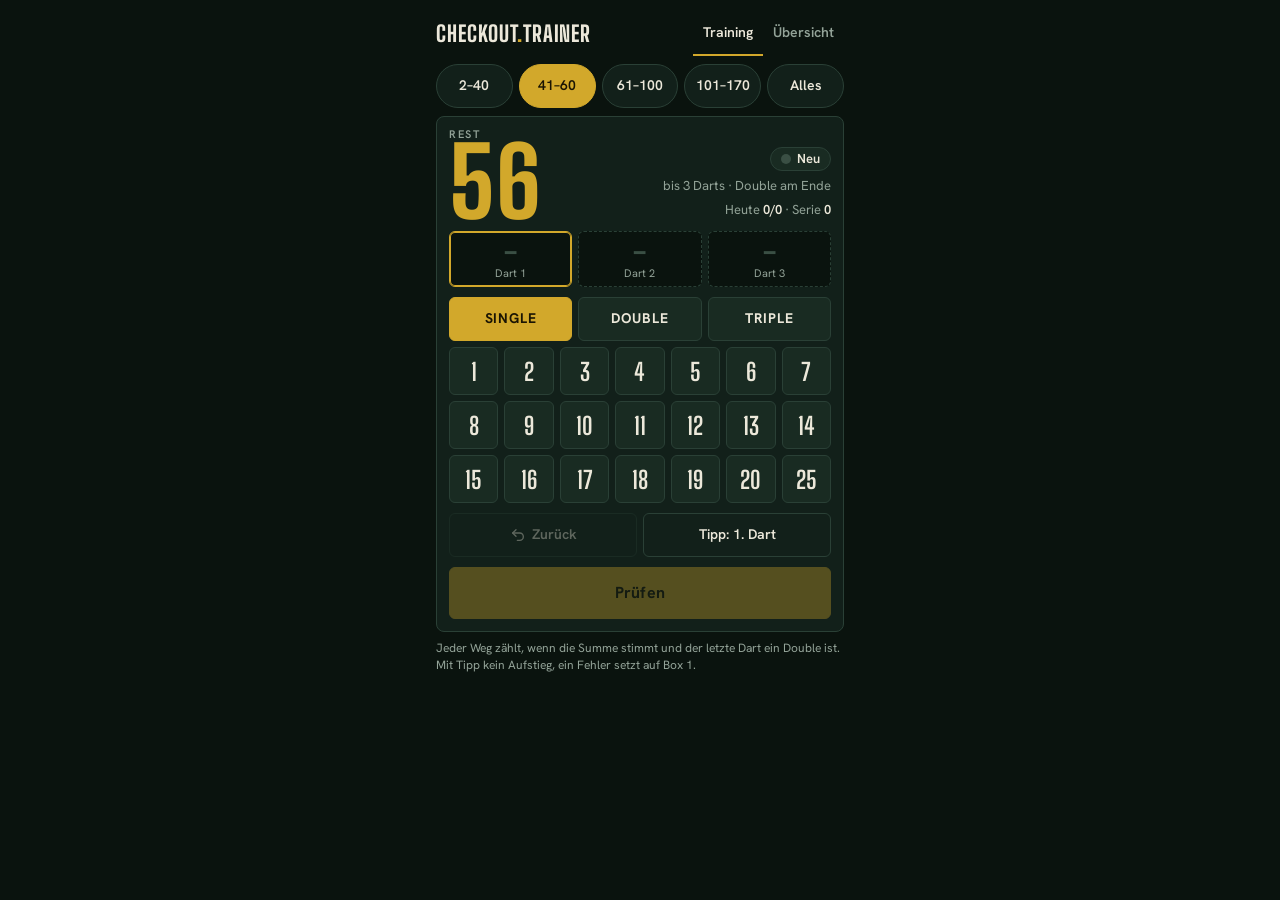
<file: docs/index.html>
<!doctype html>
<html lang="de">
<head>
<meta charset="utf-8">
<meta name="viewport" content="width=device-width, initial-scale=1, viewport-fit=cover">
<meta name="color-scheme" content="dark">
<meta name="theme-color" content="#0A130E">
<title>Checkout-Trainer</title>
<link rel="manifest" href="manifest.webmanifest">
<link rel="icon" href="icons/icon-192.png" type="image/png">
<link rel="apple-touch-icon" href="icons/apple-touch-icon.png">
<meta name="apple-mobile-web-app-capable" content="yes">
<meta name="mobile-web-app-capable" content="yes">
<meta name="apple-mobile-web-app-title" content="Checkout">
<script>window.CT_HOSTED = true;
if ('serviceWorker' in navigator) window.addEventListener('load', function () { navigator.serviceWorker.register('sw.js').catch(function () {}); });</script>
<style>@font-face{font-family:"Big Shoulders Display";font-style:normal;font-weight:700;font-display:swap;src:url([data-uri]) format("woff2")}
@font-face{font-family:"Big Shoulders Display";font-style:normal;font-weight:800;font-display:swap;src:url([data-uri]) format("woff2")}
@font-face{font-family:"Hanken Grotesk";font-style:normal;font-weight:400;font-display:swap;src:url([data-uri]) format("woff2")}
@font-face{font-family:"Hanken Grotesk";font-style:normal;font-weight:600;font-display:swap;src:url([data-uri]) format("woff2")}
@font-face{font-family:"Hanken Grotesk";font-style:normal;font-weight:700;font-display:swap;src:url([data-uri]) format("woff2")}
/* Layout: Kopf (Wortmarke + Tabs), Bereichs-Chips, Scoreboard-Panel. Im Panel ist die Region
   (Eingabe ODER Ergebnis) fest 260 px hoch, damit nichts springt. Maße gelten bei 400 px Breite,
   Training passt auf 400 × 700 ohne Scrollen. Übersicht als Kachelraster. */
:root {
  --bg: #0A130E;          /* Boardgrün, fast schwarz */
  --panel: #12201A;
  --panel-2: #192B22;
  --line: #2A4036;
  --line-strong: #3C5A4B; /* gefüllter Slot */
  --dim: #3A4F44;
  --fg: #ECE8DA;          /* Kreide */
  --muted: #93A398;
  --amber: #D2A82B;       /* Scoreboard-Gelb */
  --amber-press: #B8921F;
  --amber-ink: #1A1403;
  --good: #5DBB7A;
  --bad: #E0594E;
  --b0: #3A4F44;          /* Neu */
  --b1: #B8473F;
  --b2: #C97B34;
  --b3: #C9A227;
  --b4: #8FB04A;
  --b5: #4FAE72;
  --display: "Big Shoulders Display", "Arial Narrow", sans-serif;
  --body: "Hanken Grotesk", system-ui, sans-serif;
  --r-key: 6px;
  --r-panel: 8px;
  --h-key: 44px;
  --h-num: 48px;
  --h-main: 52px;
  --h-slot: 56px;
  --h-region: 260px;
  color-scheme: dark;
}

* { box-sizing: border-box; }
html { -webkit-text-size-adjust: 100%; }
body {
  margin: 0; background: var(--bg); color: var(--fg);
  font-family: var(--body); font-size: 15px; line-height: 1.4; font-variant-numeric: tabular-nums;
}
button { font: inherit; color: inherit; cursor: pointer; margin: 0; -webkit-tap-highlight-color: transparent; }
button:disabled { cursor: default; opacity: .35; }
:focus-visible { outline: 2px solid var(--amber); outline-offset: 2px; }
a { color: var(--amber); }
svg.i { width: 16px; height: 16px; flex: none; }

.wrap {
  max-width: 440px; margin: 0 auto; padding: 12px 16px 16px;
  display: flex; flex-direction: column; gap: 8px;
}
@media (display-mode: standalone) {
  .wrap { padding-top: max(12px, env(safe-area-inset-top)); }
}

/* Kopf */
header { display: flex; align-items: center; justify-content: space-between; gap: 8px; height: 44px; }
.brand {
  margin: 0; font-family: var(--display); font-weight: 800; font-size: 22px;
  letter-spacing: .04em; text-transform: uppercase; line-height: 1; white-space: nowrap;
}
.brand span { color: var(--amber); }
.tabs { display: flex; height: 44px; }
.tab {
  height: 44px; padding: 0 10px; background: none; border: 0; border-bottom: 2px solid transparent;
  color: var(--muted); font-weight: 600; font-size: 14px;
}
.tab[aria-selected="true"] { color: var(--fg); border-bottom-color: var(--amber); }

/* Bereichs-Chips */
.chips { display: grid; grid-template-columns: repeat(5, minmax(0, 1fr)); gap: 6px; }
.chip {
  height: 44px; min-width: 0; padding: 0 2px; border-radius: 999px; border: 1px solid var(--line);
  background: var(--panel); font-weight: 600; font-size: 14px; white-space: nowrap;
}
.chip[aria-pressed="true"] { background: var(--amber); border-color: var(--amber); color: var(--amber-ink); }

/* Scoreboard */
.board {
  background: var(--panel); border: 1px solid var(--line); border-radius: var(--r-panel);
  padding: 12px; display: flex; flex-direction: column; gap: 10px;
}
.score-row { display: flex; justify-content: space-between; align-items: flex-end; gap: 12px; height: 92px; }
.score-main { display: flex; flex-direction: column; gap: 2px; }
.lbl { font-size: 11px; letter-spacing: .14em; text-transform: uppercase; color: var(--muted); font-weight: 600; }
.score {
  font-family: var(--display); font-weight: 800; font-size: 96px; line-height: .8;
  color: var(--amber); letter-spacing: .01em;
}
.score-side {
  flex: 1 0 auto; display: flex; flex-direction: column; align-items: flex-end; gap: 6px;
  text-align: right; padding-bottom: 2px; white-space: nowrap;
}
.pill {
  display: inline-flex; align-items: center; gap: 6px; height: 24px; padding: 0 10px; border-radius: 999px;
  border: 1px solid var(--line); background: var(--panel-2); font-size: 13px; font-weight: 600; white-space: nowrap;
}
.pill.plain { background: transparent; }
.dot { width: 10px; height: 10px; border-radius: 50%; background: var(--c, var(--b0)); flex: none; }
.meta { font-size: 13px; color: var(--muted); }
.meta b { color: var(--fg); font-weight: 600; }

/* Dart-Slots */
.slots { display: grid; grid-template-columns: repeat(3, minmax(0, 1fr)); gap: 6px; }
.slot {
  height: var(--h-slot); min-width: 0; border-radius: var(--r-key); border: 1px dashed var(--line); background: var(--bg);
  display: flex; flex-direction: column; align-items: center; justify-content: center; gap: 3px;
}
.slot .d { font-family: var(--display); font-weight: 800; font-size: 26px; line-height: 1; color: var(--dim); }
.slot .sub { font-size: 11px; line-height: 1; color: var(--muted); }
.slot.filled { border-style: solid; border-color: var(--line-strong); }
.slot.filled .d { color: var(--fg); }
.slot.next { border-style: solid; border-color: var(--amber); box-shadow: inset 0 0 0 1px var(--amber); }
.slot.hint .d { color: var(--amber); }

/* Region: Eingabe ODER Ergebnis, gleiche Höhe */
.region { height: var(--h-region); }
.pad { height: 100%; display: flex; flex-direction: column; gap: 6px; }
.mult { display: grid; grid-template-columns: repeat(3, minmax(0, 1fr)); gap: 6px; }
.m {
  height: var(--h-key); border-radius: var(--r-key); border: 1px solid var(--line); background: var(--panel-2);
  font-weight: 700; font-size: 14px; letter-spacing: .06em; text-transform: uppercase;
}
.m[aria-pressed="true"] { background: var(--amber); border-color: var(--amber); color: var(--amber-ink); }
.nums { display: grid; grid-template-columns: repeat(7, minmax(0, 1fr)); grid-auto-rows: var(--h-num); gap: 6px; }
.n {
  min-width: 0; padding: 0; border-radius: var(--r-key); border: 1px solid var(--line); background: var(--panel-2);
  font-family: var(--display); font-weight: 700; font-size: 24px; line-height: 48px;
  display: flex; align-items: baseline; justify-content: center;
}
.n .pre { font-size: 14px; color: var(--amber); }
.n.bull-d { font-size: 20px; }
.aux { display: grid; grid-template-columns: repeat(2, minmax(0, 1fr)); gap: 6px; margin-top: 4px; }
.aux.three { grid-template-columns: repeat(3, minmax(0, 1fr)); }
.ghost {
  height: var(--h-key); padding: 0 12px; border-radius: var(--r-key); border: 1px solid var(--line); background: transparent;
  font-weight: 600; font-size: 14px; display: flex; align-items: center; justify-content: center; gap: 6px;
}
.aux .ghost { padding: 0 4px; white-space: nowrap; }
.ghost.dashed { border-style: dashed; border-color: var(--muted); color: var(--muted); }
.ghost.danger { border-color: var(--bad); color: var(--bad); }

.result {
  height: 100%; border-radius: var(--r-key); border: 1px solid var(--res); background: var(--panel-2);
  padding: 14px; display: flex; flex-direction: column; gap: 8px;
}
.result.ok { --res: var(--good); }
.result.no { --res: var(--bad); }
.res-head { display: flex; justify-content: space-between; align-items: center; gap: 8px; }
.res-title {
  margin: 0; display: flex; align-items: center; gap: 8px; color: var(--res);
  font-family: var(--display); font-weight: 800; font-size: 30px; text-transform: uppercase; letter-spacing: .04em; line-height: 1;
}
.res-title svg { width: 24px; height: 24px; flex: none; }
.res-body { display: flex; justify-content: space-between; align-items: flex-start; gap: 10px; }
.res-body p { margin: 0; font-size: 15px; text-wrap: pretty; }
.res-body .ghost { flex: none; }
.res-note { margin: 0; font-size: 13px; color: var(--muted); }
.res-route { margin-top: auto; border-top: 1px solid var(--line); padding-top: 10px; display: flex; flex-direction: column; gap: 4px; min-width: 0; }
.route { font-family: var(--display); font-weight: 800; font-size: 48px; line-height: 1; letter-spacing: .04em; white-space: nowrap; }

.primary {
  width: 100%; height: var(--h-main); border-radius: var(--r-key); border: 1px solid var(--amber);
  background: var(--amber); color: var(--amber-ink); font-weight: 700; font-size: 16px; letter-spacing: .02em;
}
.note { margin: 0; font-size: 12px; line-height: 1.45; color: var(--muted); text-wrap: pretty; }

/* Übersicht */
.over { display: flex; flex-direction: column; gap: 12px; padding-top: 4px; }
.prog { display: flex; justify-content: space-between; align-items: baseline; gap: 8px; }
.prog b { font-family: var(--display); font-size: 26px; font-weight: 800; line-height: 1; }
.prog .meta { white-space: nowrap; }
.bar { height: 10px; border-radius: 5px; border: 1px solid var(--line); background: var(--panel); display: flex; overflow: hidden; }
.bar i { display: block; height: 100%; }
.legend { display: grid; grid-template-columns: repeat(6, minmax(0, 1fr)); gap: 6px; }
.legend div { min-width: 0; display: flex; flex-direction: column; gap: 3px; padding-top: 6px; border-top: 3px solid var(--c); }
.legend span { font-size: 11px; color: var(--muted); letter-spacing: .08em; text-transform: uppercase; font-weight: 600; white-space: nowrap; }
.legend b { font-family: var(--display); font-weight: 800; font-size: 22px; line-height: 1; }
.group { display: flex; flex-direction: column; gap: 6px; }
.group-head { display: flex; justify-content: space-between; align-items: baseline; border-bottom: 1px solid var(--line); padding: 8px 0 4px; }
.group-head h2 { margin: 0; }
.group-head span { font-size: 12px; color: var(--muted); }
.grid { display: grid; grid-template-columns: repeat(4, minmax(0, 1fr)); gap: 6px; }
.grid.wide { grid-template-columns: repeat(3, minmax(0, 1fr)); }
.cell {
  min-width: 0; min-height: 58px; padding: 7px 8px 6px; border: 1px solid var(--line); border-left: 4px solid var(--c);
  border-radius: var(--r-key); background: var(--panel); display: flex; flex-direction: column; gap: 3px;
}
.cell-top { display: flex; justify-content: space-between; align-items: flex-start; gap: 4px; }
.cn { font-family: var(--display); font-weight: 800; font-size: 24px; line-height: 1; }
.cb {
  min-width: 18px; height: 18px; border-radius: 4px; background: var(--c); color: var(--amber-ink);
  font-size: 11px; font-weight: 700; display: flex; align-items: center; justify-content: center;
}
.cr { font-size: 12px; line-height: 1.2; color: var(--muted); white-space: nowrap; overflow: hidden; text-overflow: ellipsis; }
.cell.bogey { border-top-style: dashed; border-right-style: dashed; border-bottom-style: dashed; background: transparent; }
.cell.bogey .cn { color: var(--muted); }
.cell.bogey .cr { font-style: italic; }
.reset { display: flex; flex-wrap: wrap; align-items: center; gap: 8px; border-top: 1px solid var(--line); padding-top: 12px; }
.reset > span { flex: 1 1 100%; font-size: 14px; }

/* Zustände: Hover nur mit Maus, Pressed ohne transform */
@media (hover: hover) {
  .chip:not([aria-pressed="true"]):hover, .m:not([aria-pressed="true"]):not(:disabled):hover,
  .n:not(:disabled):hover, .ghost:not(:disabled):hover { background: var(--line); }
}
.chip:not([aria-pressed="true"]):active, .m:not([aria-pressed="true"]):not(:disabled):active,
.n:not(:disabled):active, .ghost:not(:disabled):active { background: var(--line); }
.primary:not(:disabled):active { background: var(--amber-press); border-color: var(--amber-press); }

@media (max-width: 359px) {
  .score { font-size: 84px; }
  .chip { font-size: 13px; }
}
@media (prefers-reduced-motion: reduce) {
  * { transition: none !important; animation: none !important; }
}
</style>
</head>
<body>
<div class="wrap" id="app"></div>
<script>window.ROUTES_TXT = "170 T20 T20 Bull\n167 T20 T19 Bull\n164 T20 T18 Bull\n161 T20 T17 Bull\n160 T20 T20 D20\n158 T20 T20 D19\n157 T20 T19 D20\n156 T20 T20 D18\n155 T20 T19 D19\n154 T20 T18 D20\n153 T20 T19 D18\n152 T20 T20 D16\n151 T20 T17 D20\n150 T20 T18 D18\n149 T20 T19 D16\n148 T20 T16 D20\n147 T20 T17 D18\n146 T20 T18 D16\n145 T20 T15 D20\n144 T20 T20 D12\n143 T20 T17 D16\n142 T20 T14 D20\n141 T20 T19 D12\n140 T20 T20 D10\n139 T20 T19 D11\n138 T20 T18 D12\n137 T20 T19 D10\n136 T20 T20 D8\n135 T20 T17 D12\n134 T20 T14 D16\n133 T20 T19 D8\n132 T20 T16 D12\n131 T20 T13 D16\n130 T20 T18 D8\n129 T19 T16 D12\n128 T18 T14 D16\n127 T20 T17 D8\n126 T19 T19 D6\n125 T20 T15 D10\n124 T20 T16 D8\n123 T19 T16 D9\n122 T18 T18 D7\n121 T20 T15 D8\n120 T20 S20 D20\n119 T19 T12 D13\n118 T20 S18 D20\n117 T20 S17 D20\n116 T20 S16 D20\n115 T20 S15 D20\n114 T20 S14 D20\n113 T20 S13 D20\n112 T20 T12 D8\n111 T20 S11 D20\n110 T20 Bull\n109 T20 S9 D20\n108 T20 S16 D16\n107 T19 Bull\n106 T20 S6 D20\n105 T20 S5 D20\n104 T18 Bull\n103 T19 S6 D20\n102 T20 S10 D16\n101 T17 Bull\n100 T20 D20\n99 T19 S10 D16\n98 T20 D19\n97 T19 D20\n96 T20 D18\n95 T19 D19\n94 T18 D20\n93 T19 D18\n92 T20 D16\n91 T17 D20\n90 T20 D15\n89 T19 D16\n88 T20 D14\n87 T17 D18\n86 T18 D16\n85 T15 D20\n84 T20 D12\n83 T17 D16\n82 Bull D16\n81 T19 D12\n80 T20 D10\n79 T19 D11\n78 T18 D12\n77 T19 D10\n76 T20 D8\n75 T17 D12\n74 T14 D16\n73 T19 D8\n72 T16 D12\n71 T13 D16\n70 T10 D20\n69 T19 D6\n68 T20 D4\n67 T17 D8\n66 T10 D18\n65 T19 D4\n64 T16 D8\n63 T13 D12\n62 T10 D16\n61 T15 D8\n60 S20 D20\n59 S19 D20\n58 S18 D20\n57 S17 D20\n56 S16 D20\n55 S15 D20\n54 S14 D20\n53 S13 D20\n52 S12 D20\n51 S11 D20\n50 Bull\n49 S9 D20\n48 S16 D16\n47 S15 D16\n46 S6 D20\n45 S13 D16\n44 S4 D20\n43 S3 D20\n42 S10 D16\n41 S9 D16\n40 D20\n39 S7 D16\n38 D19\n37 S5 D16\n36 D18\n35 S3 D16\n34 D17\n33 S1 D16\n32 D16\n31 S15 D8\n30 D15\n29 S13 D8\n28 D14\n27 S11 D8\n26 D13\n25 S9 D8\n24 D12\n23 S7 D8\n22 D11\n21 S5 D8\n20 D10\n19 S3 D8\n18 D9\n17 S1 D8\n16 D8\n15 S7 D4\n14 D7\n13 S5 D4\n12 D6\n11 S3 D4\n10 D5\n9 S1 D4\n8 D4\n7 S3 D2\n6 D3\n5 S1 D2\n4 D2\n3 S1 D1\n2 D1\n";</script>
<script>/* Reine Logik des Checkout-Trainers (läuft im Browser und in Node). */
(function (root) {
  function dartValue(d) { return ({ S: 1, D: 2, T: 3 })[d.m] * d.n; }
  function label(d) {
    if (d.n === 25) return d.m === 'D' ? 'Bull' : '25';
    return d.m + d.n;
  }
  function parseToken(t) {
    if (t === 'Bull') return { m: 'D', n: 25 };
    return { m: t[0], n: parseInt(t.slice(1), 10) };
  }
  function parseRoutes(txt) {
    var out = {};
    txt.trim().split('\n').forEach(function (l) {
      var p = l.trim().split(/\s+/);
      out[+p[0]] = p.slice(1).map(parseToken);
    });
    return out;
  }
  function routeText(r) { return r.map(label).join(' '); }
  function sum(darts) { return darts.reduce(function (a, d) { return a + dartValue(d); }, 0); }
  function isValidDart(d) {
    if (d.n === 25) return d.m !== 'T';
    return d.n >= 1 && d.n <= 20;
  }
  /* Bewertet eine eingegebene Dartfolge. */
  function evaluate(score, darts) {
    var s = sum(darts);
    var last = darts[darts.length - 1];
    var lastDouble = !!last && last.m === 'D';
    return { ok: darts.length > 0 && darts.length <= 3 && s === score && lastDouble, sum: s, lastDouble: lastDouble };
  }
  function pool(routesObj, lo, hi) {
    var a = [];
    for (var i = Math.max(2, lo); i <= Math.min(170, hi); i++) a.push(i);
    return a;
  }
  var WEIGHTS = [6, 8, 5, 3, 2, 1]; /* Index = Box, 0 = noch nie gesehen */
  function pick(poolArr, boxes, lastScore, rnd) {
    var cand = poolArr.filter(function (s) { return s !== lastScore; });
    if (!cand.length) cand = poolArr.slice();
    var w = cand.map(function (s) { return WEIGHTS[boxes[s] || 0]; });
    var total = w.reduce(function (a, b) { return a + b; }, 0);
    var r = rnd() * total;
    for (var i = 0; i < cand.length; i++) { r -= w[i]; if (r < 0) return cand[i]; }
    return cand[cand.length - 1];
  }
  /* Neue Box nach einer Antwort. Mit Tipp gibt es keine Beförderung. */
  function nextBox(box, correct, hinted) {
    box = box || 0;
    if (!correct) return 1;
    if (hinted) return Math.max(box, 1);
    return Math.min(5, Math.max(box, 1) + 1);
  }
  var api = { dartValue: dartValue, label: label, parseRoutes: parseRoutes, routeText: routeText, sum: sum,
    isValidDart: isValidDart, evaluate: evaluate, pool: pool, pick: pick, nextBox: nextBox, WEIGHTS: WEIGHTS };
  if (typeof module !== 'undefined' && module.exports) module.exports = api; else root.CO = api;
})(typeof window !== 'undefined' ? window : globalThis);

/* Tageszähler des Checkout-Trainers (läuft im Browser und in Node).
   "Heute x/y" gilt pro Kalendertag (Ortszeit, neuer Tag um 0 Uhr).
   Die Serie läuft über Tage weiter und fällt nur bei einem Fehler auf 0. */
(function (root) {
  var KEY = 'checkout-trainer-day-v1';

  function pad(n) { return (n < 10 ? '0' : '') + n; }
  /* Tagesschlüssel in Ortszeit, z. B. "2026-10-29". */
  function dayKey(date) {
    return date.getFullYear() + '-' + pad(date.getMonth() + 1) + '-' + pad(date.getDate());
  }
  function today() { return dayKey(new Date()); }

  function count(v) { return typeof v === 'number' && v >= 0 && Math.floor(v) === v ? v : 0; }

  /* Bringt einen (evtl. alten oder kaputten) Stand auf den Tag "day".
     Neuer Tag: Heute-Werte auf 0, Serie bleibt. */
  function normalize(state, day) {
    var s = state && typeof state === 'object' ? state : {};
    var streak = count(s.streak);
    if (s.day !== day) return { day: day, n: 0, ok: 0, streak: streak };
    var n = count(s.n), ok = Math.min(count(s.ok), n);
    return { day: day, n: n, ok: ok, streak: streak };
  }

  /* Neuer Stand nach einer Antwort. Verändert "state" nicht. */
  function record(state, correct, day) {
    var s = normalize(state, day);
    s.n++;
    if (correct) { s.ok++; s.streak++; } else s.streak = 0;
    return s;
  }

  /* Speicherzugriffe schlagen still fehl (z. B. privater Modus), die App läuft dann ohne Persistenz weiter. */
  function load(storage, day) {
    var o = null;
    try { o = JSON.parse(storage.getItem(KEY) || 'null'); } catch (e) {}
    return normalize(o, day);
  }
  function save(storage, state) {
    try { storage.setItem(KEY, JSON.stringify(state)); return true; } catch (e) { return false; }
  }

  var api = { KEY: KEY, dayKey: dayKey, today: today, normalize: normalize, record: record, load: load, save: save };
  if (typeof module !== 'undefined' && module.exports) module.exports = api; else root.DC = api;
})(typeof window !== 'undefined' ? window : globalThis);
</script>
<script>(function () {
  var ROUTES = CO.parseRoutes(window.ROUTES_TXT);
  var RANGES = [[2, 40, '2–40'], [41, 60, '41–60'], [61, 100, '61–100'], [101, 170, '101–170'], [2, 170, 'Alles']];
  var BOGEY_RANGE = 3, ALL = 4; /* "Nicht checkbar" nur bei 101–170; bei "Alles" werden Bogeys nicht abgefragt */
  var KEY = 'checkout-trainer-v1';
  var BOXCOL = ['var(--b0)', 'var(--b1)', 'var(--b2)', 'var(--b3)', 'var(--b4)', 'var(--b5)'];
  var PRIVACY_URL = 'https://docs.github.com/de/site-policy/privacy-policies/github-general-privacy-statement';
  var st = { tab: 'train', range: 1, boxes: {}, cur: null, sess: DC.normalize(null, DC.today()), last: null, confirmReset: false, mult: 'S', focusPrimary: false };

  /* Lucide-Icons (ISC-Lizenz), nur die Pfade */
  function icon(paths, cls) {
    return '<svg class="' + (cls || 'i') + '" viewBox="0 0 24 24" fill="none" stroke="currentColor" stroke-width="' + (cls ? '2.5' : '2') +
      '" stroke-linecap="round" stroke-linejoin="round" aria-hidden="true" focusable="false">' + paths + '</svg>';
  }
  var I_CHECK = '<path d="M20 6 9 17l-5-5"/>';
  var I_X = '<path d="M18 6 6 18"/><path d="m6 6 12 12"/>';
  var I_UNDO = '<path d="M9 14 4 9l5-5"/><path d="M4 9h10.5a5.5 5.5 0 0 1 0 11H11"/>';
  var I_PENCIL = '<path d="M12 20h9"/><path d="M16.5 3.5a2.1 2.1 0 0 1 3 3L7 19l-4 1 1-4Z"/>';

  function load() {
    try {
      var o = JSON.parse(localStorage.getItem(KEY) || 'null');
      if (o) { st.boxes = o.boxes || {}; if (typeof o.range === 'number' && RANGES[o.range]) st.range = o.range; }
    } catch (e) {}
    try { st.sess = DC.load(localStorage, DC.today()); } catch (e) {}
  }
  function save() { try { localStorage.setItem(KEY, JSON.stringify({ boxes: st.boxes, range: st.range })); } catch (e) {} }
  function saveSess() { try { DC.save(localStorage, st.sess); } catch (e) {} }
  function poolNow() { var r = RANGES[st.range]; return CO.pool(ROUTES, r[0], r[1]); }
  function trainPool() {
    var p = poolNow();
    return st.range === ALL ? p.filter(function (s) { return !isBogey(s); }) : p;
  }
  function nextQuestion() {
    var s = CO.pick(trainPool(), st.boxes, st.last, Math.random);
    st.cur = { score: s, darts: [], hint: false, res: null, undo: null };
    st.mult = 'S';
  }
  function isBogey(s) { return !ROUTES[s]; }
  function boxName(b) { return b ? 'Box ' + b : 'Neu'; }
  function $(id) { return document.getElementById(id); }

  function chipsHtml() {
    var h = '<div class="chips" role="group" aria-label="Zahlenbereich">';
    RANGES.forEach(function (r, i) { h += '<button class="chip" data-a="range" data-i="' + i + '" aria-pressed="' + (i === st.range) + '">' + r[2] + '</button>'; });
    return h + '</div>';
  }
  function slotsHtml() {
    var c = st.cur, done = !!c.res, rem = c.score, h = '<div class="slots">';
    for (var i = 0; i < 3; i++) {
      var d = c.darts[i];
      if (d) {
        rem -= CO.dartValue(d);
        h += '<div class="slot filled"><span class="d">' + CO.label(d) + '</span><span class="sub">Rest ' + rem + '</span></div>';
      } else if (c.hint && i === 0 && !done && ROUTES[c.score]) {
        h += '<div class="slot next hint"><span class="d">' + CO.label(ROUTES[c.score][0]) + '</span><span class="sub">Tipp</span></div>';
      } else {
        h += '<div class="slot' + (i === c.darts.length && !done ? ' next' : '') + '"><span class="d">–</span><span class="sub">Dart ' + (i + 1) + '</span></div>';
      }
    }
    return h + '</div>';
  }
  function padHtml() {
    var c = st.cur, full = c.darts.length >= 3, m = st.mult;
    var h = '<div class="pad"><div class="mult" role="group" aria-label="Ring">';
    [['S', 'Single'], ['D', 'Double'], ['T', 'Triple']].forEach(function (r) {
      h += '<button class="m" data-a="mult" data-m="' + r[0] + '" aria-pressed="' + (m === r[0]) + '">' + r[1] + '</button>';
    });
    h += '</div><div class="nums">';
    var ring = { S: 'Single ', D: 'Double ', T: 'Triple ' }[m], pre = m === 'S' ? '' : '<span class="pre" aria-hidden="true">' + m + '</span>';
    for (var n = 1; n <= 20; n++) {
      h += '<button class="n" data-a="num" data-n="' + n + '" aria-label="' + ring + n + '"' + (full ? ' disabled' : '') + '>' + pre + n + '</button>';
    }
    h += '<button class="n' + (m === 'D' ? ' bull-d' : '') + '" data-a="num" data-n="25" aria-label="' + (m === 'D' ? 'Bull, 50' : 'Single Bull, 25') + '"' +
      (full || m === 'T' ? ' disabled' : '') + '>' + (m === 'D' ? 'Bull' : '25') + '</button>';
    h += '</div><div class="aux' + (st.range === BOGEY_RANGE ? ' three' : '') + '">';
    h += '<button class="ghost" data-a="undo"' + (c.darts.length ? '' : ' disabled') + '>' + icon(I_UNDO) + 'Zurück</button>';
    h += '<button class="ghost" data-a="hint"' + (c.hint || isBogey(c.score) ? ' disabled' : '') + '>Tipp: 1. Dart</button>';
    if (st.range === BOGEY_RANGE) h += '<button class="ghost dashed" data-a="bogey">Nicht checkbar</button>';
    return h + '</div></div>';
  }
  function resultHtml() {
    var c = st.cur, r = c.res, std = ROUTES[c.score];
    var h = '<div class="result ' + (r.ok ? 'ok' : 'no') + '" role="status"><div class="res-head">';
    h += '<h2 class="res-title">' + icon(r.ok ? I_CHECK : I_X, 'big') + r.title + '</h2>';
    h += '<span class="pill plain"><i class="dot" style="--c:' + BOXCOL[r.nb] + '"></i>' +
      (r.old === r.nb ? boxName(r.nb) + ' bleibt' : boxName(r.old) + ' → ' + boxName(r.nb)) + '</span></div>';
    h += '<div class="res-body"><p>' + r.body + '</p>';
    if (!r.ok) h += '<button class="ghost" data-a="correct">' + icon(I_PENCIL) + 'Vertippt</button>';
    h += '</div>';
    if (r.hinted) h += '<p class="res-note">Mit Tipp gelöst, darum kein Aufstieg.</p>';
    h += '<div class="res-route"><span class="lbl">Standardweg</span><span class="route">' + (std ? CO.routeText(std) : 'Nicht checkbar') + '</span></div>';
    return h + '</div>';
  }
  function trainHtml() {
    var c = st.cur, done = !!c.res, b = st.boxes[c.score] || 0, s = st.sess;
    var h = chipsHtml();
    h += '<section class="board" aria-label="Aufgabe"><div class="score-row">';
    h += '<div class="score-main"><span class="lbl">Rest</span><span class="score">' + c.score + '</span></div>';
    h += '<div class="score-side"><span class="pill"><i class="dot" style="--c:' + BOXCOL[b] + '"></i>' + (b ? 'Box ' + b + ' von 5' : 'Neu') + '</span>';
    h += '<span class="meta">bis 3 Darts · Double am Ende</span>';
    h += '<span class="meta">Heute <b>' + s.ok + '/' + s.n + '</b> · Serie <b>' + s.streak + '</b></span></div></div>';
    h += slotsHtml();
    h += '<div class="region">' + (done ? resultHtml() : padHtml()) + '</div>';
    h += '<button class="primary" id="primary" data-a="primary"' + (!done && !c.darts.length ? ' disabled' : '') + '>' + (done ? 'Nächster Checkout' : 'Prüfen') + '</button>';
    h += '</section>';
    h += '<p class="note">Jeder Weg zählt, wenn die Summe stimmt und der letzte Dart ein Double ist. Mit Tipp kein Aufstieg, ein Fehler setzt auf Box 1.</p>';
    return h;
  }
  function tilesHtml(lo, hi) {
    var h = '<div class="grid' + (hi > 60 ? ' wide' : '') + '">';
    for (var s = hi; s >= lo; s--) {
      var b = st.boxes[s] || 0, bog = isBogey(s);
      h += '<div class="cell' + (bog ? ' bogey' : '') + '" style="--c:' + BOXCOL[b] + '"><div class="cell-top"><span class="cn">' + s + '</span>' +
        (b ? '<span class="cb" aria-label="Box ' + b + '">' + b + '</span>' : '') + '</div><span class="cr">' + (bog ? 'nicht checkbar' : CO.routeText(ROUTES[s])) + '</span></div>';
    }
    return h + '</div>';
  }
  function sitsIn(lo, hi) {
    var n = 0;
    for (var s = lo; s <= hi; s++) if ((st.boxes[s] || 0) >= 4) n++;
    return n;
  }
  function overviewHtml() {
    var p = poolNow(), c = [0, 0, 0, 0, 0, 0], b;
    p.forEach(function (s) { c[st.boxes[s] || 0]++; });
    var h = chipsHtml() + '<div class="over">';
    h += '<div class="prog"><span><b>' + (c[4] + c[5]) + ' von ' + p.length + '</b> sitzen</span><span class="meta">Box 4 oder 5</span></div>';
    h += '<div class="bar" aria-hidden="true">';
    for (b = 5; b >= 0; b--) if (c[b]) h += '<i style="width:' + (c[b] / p.length * 100) + '%;background:' + BOXCOL[b] + '"></i>';
    h += '</div><div class="legend">';
    for (b = 0; b <= 5; b++) h += '<div style="--c:' + BOXCOL[b] + '"><span>' + boxName(b) + '</span><b>' + c[b] + '</b></div>';
    h += '</div>';
    if (st.range === ALL) {
      [3, 2, 1, 0].forEach(function (i) {
        var r = RANGES[i];
        h += '<div class="group"><div class="group-head"><h2 class="lbl">' + r[2] + '</h2><span>' + sitsIn(r[0], r[1]) + ' von ' + (r[1] - r[0] + 1) + ' sitzen</span></div>' + tilesHtml(r[0], r[1]) + '</div>';
      });
    } else {
      h += tilesHtml(RANGES[st.range][0], RANGES[st.range][1]);
    }
    h += '<div class="reset">';
    if (st.confirmReset) {
      h += '<span>Alle Boxen auf Neu setzen?</span><button class="ghost danger" data-a="reset-yes">Ja, zurücksetzen</button><button class="ghost" data-a="reset-no">Abbrechen</button>';
    } else h += '<button class="ghost" data-a="reset">Fortschritt zurücksetzen</button>';
    h += '</div><p class="note">Standardrouten. ' + (window.CT_HOSTED
      ? 'Diese App speichert deinen Fortschritt nur in deinem Browser und sendet keine Daten. Gehostet bei <a href="' + PRIVACY_URL + '" rel="noopener">GitHub Pages</a>.'
      : 'Der Fortschritt bleibt in diesem Browser auf diesem Gerät.') + '</p></div>';
    return h;
  }
  function render() {
    st.sess = DC.normalize(st.sess, DC.today());
    var train = st.tab === 'train';
    var h = '<header><h1 class="brand">Checkout<span>.</span>Trainer</h1><nav class="tabs" role="tablist">';
    h += '<button class="tab" role="tab" data-a="tab" data-t="train" aria-selected="' + train + '">Training</button>';
    h += '<button class="tab" role="tab" data-a="tab" data-t="over" aria-selected="' + !train + '">Übersicht</button></nav></header>';
    h += train ? trainHtml() : overviewHtml();
    $('app').innerHTML = h;
    if (st.focusPrimary) { st.focusPrimary = false; var p = $('primary'); if (p) p.focus({ preventScroll: true }); }
  }
  function finish(ok, title, body) {
    var c = st.cur, old = st.boxes[c.score] || 0, nb = CO.nextBox(old, ok, c.hint);
    c.undo = { box: st.boxes[c.score], sess: { day: st.sess.day, n: st.sess.n, ok: st.sess.ok, streak: st.sess.streak }, last: st.last };
    st.boxes[c.score] = nb; save();
    st.sess = DC.record(st.sess, ok, DC.today()); saveSess();
    c.res = { ok: ok, title: title, body: body, old: old, nb: nb, hinted: c.hint && ok };
    st.last = c.score;
    st.focusPrimary = true;
  }
  /* "Vertippt": Wertung zurücknehmen (Box, Tageszähler, Serie), Darts bleiben stehen. */
  function correct() {
    var c = st.cur, u = c.undo;
    if (!c.res || c.res.ok || !u) return;
    if (u.box === undefined) delete st.boxes[c.score]; else st.boxes[c.score] = u.box;
    save();
    st.sess = u.sess; saveSess();
    st.last = u.last;
    c.res = null; c.undo = null;
  }
  function check() {
    var c = st.cur, e = CO.evaluate(c.score, c.darts), std = ROUTES[c.score];
    if (e.ok) {
      var same = std && CO.routeText(std) === CO.routeText(c.darts);
      finish(true, 'Richtig', same ? 'Das ist der Standardweg.' : 'Ein anderer gültiger Weg, ' + CO.routeText(c.darts) + '.');
    } else if (!std) {
      finish(false, 'Nicht ganz', c.score + ' lässt sich mit drei Darts nicht checken.');
    } else if (e.sum !== c.score) {
      finish(false, 'Nicht ganz', 'Deine Darts ergeben ' + e.sum + ', gebraucht werden ' + c.score + '.');
    } else {
      finish(false, 'Nicht ganz', 'Die Summe passt, aber der letzte Dart muss ein Double sein.');
    }
  }
  function bogey() {
    var c = st.cur;
    if (isBogey(c.score)) finish(true, 'Richtig', c.score + ' ist mit drei Darts nicht checkbar. Setup-Dart spielen.');
    else finish(false, 'Nicht ganz', c.score + ' ist mit drei Darts checkbar.');
  }
  document.addEventListener('click', function (ev) {
    var b = ev.target.closest('[data-a]'); if (!b || b.disabled) return;
    var a = b.dataset.a, c = st.cur;
    if (a === 'tab') { st.tab = b.dataset.t; st.confirmReset = false; }
    else if (a === 'range') { st.range = +b.dataset.i; save(); nextQuestion(); }
    else if (a === 'mult') { if (!c.res) st.mult = b.dataset.m; }
    else if (a === 'num') {
      var n = +b.dataset.n;
      if (c.darts.length < 3 && !c.res && !(n === 25 && st.mult === 'T')) { c.darts.push({ m: st.mult, n: n }); st.mult = 'S'; }
    }
    else if (a === 'undo') { if (!c.res) c.darts.pop(); }
    else if (a === 'hint') { if (!c.res) c.hint = true; }
    else if (a === 'primary') { if (c.res) nextQuestion(); else if (c.darts.length) check(); }
    else if (a === 'bogey') { if (!c.res) bogey(); }
    else if (a === 'correct') correct();
    else if (a === 'reset') st.confirmReset = true;
    else if (a === 'reset-no') st.confirmReset = false;
    else if (a === 'reset-yes') { st.boxes = {}; st.confirmReset = false; save(); }
    render();
  });
  load(); nextQuestion(); render();
})();
</script>
</body>
</html>
</file>
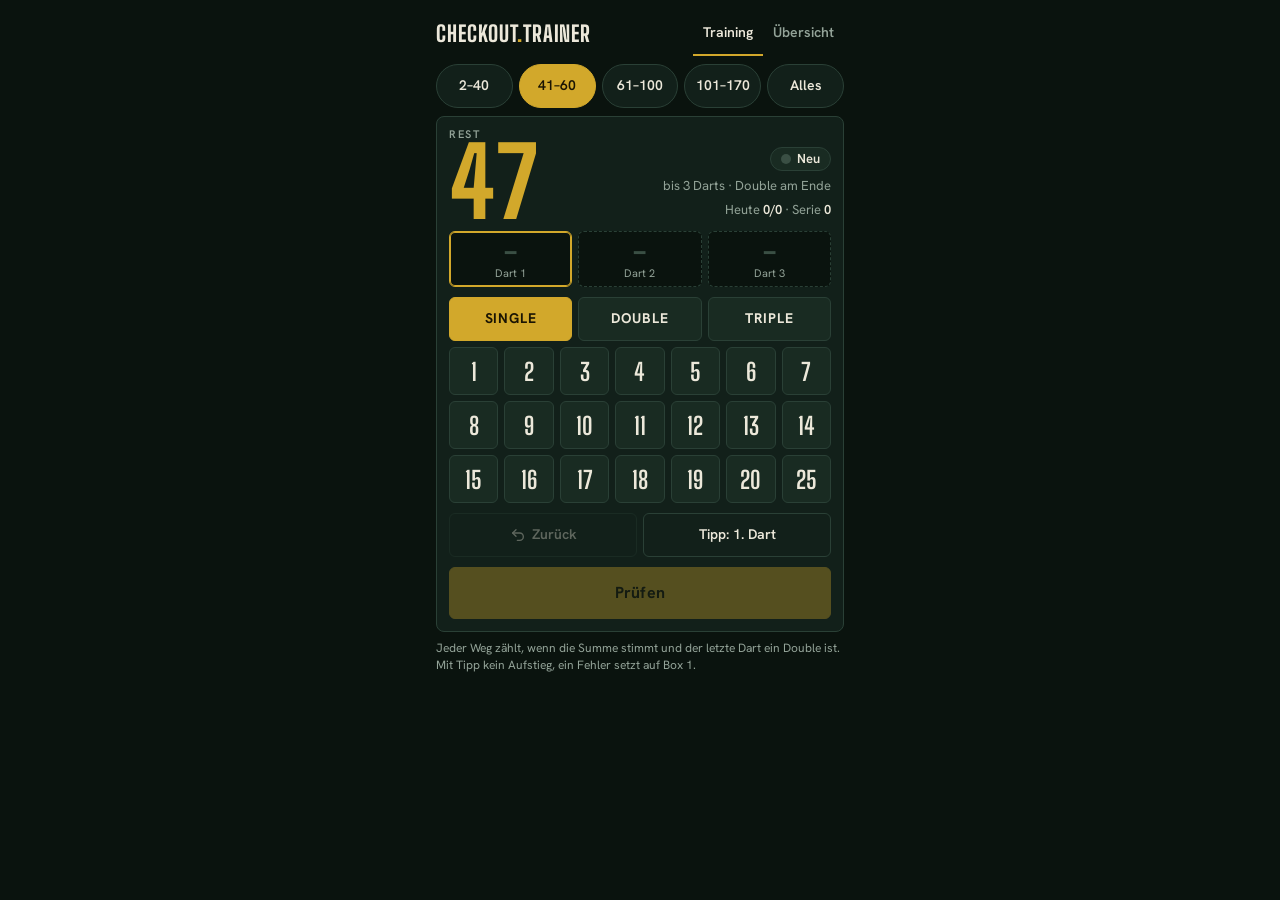
<file: checkout-trainer.html>
<!doctype html>
<html lang="de">
<head>
<meta charset="utf-8">
<meta name="viewport" content="width=device-width, initial-scale=1, viewport-fit=cover">
<meta name="color-scheme" content="dark">
<meta name="theme-color" content="#0A130E">
<title>Checkout-Trainer</title>

<style>@font-face{font-family:"Big Shoulders Display";font-style:normal;font-weight:700;font-display:swap;src:url([data-uri]) format("woff2")}
@font-face{font-family:"Big Shoulders Display";font-style:normal;font-weight:800;font-display:swap;src:url([data-uri]) format("woff2")}
@font-face{font-family:"Hanken Grotesk";font-style:normal;font-weight:400;font-display:swap;src:url([data-uri]) format("woff2")}
@font-face{font-family:"Hanken Grotesk";font-style:normal;font-weight:600;font-display:swap;src:url([data-uri]) format("woff2")}
@font-face{font-family:"Hanken Grotesk";font-style:normal;font-weight:700;font-display:swap;src:url([data-uri]) format("woff2")}
/* Layout: Kopf (Wortmarke + Tabs), Bereichs-Chips, Scoreboard-Panel. Im Panel ist die Region
   (Eingabe ODER Ergebnis) fest 260 px hoch, damit nichts springt. Maße gelten bei 400 px Breite,
   Training passt auf 400 × 700 ohne Scrollen. Übersicht als Kachelraster. */
:root {
  --bg: #0A130E;          /* Boardgrün, fast schwarz */
  --panel: #12201A;
  --panel-2: #192B22;
  --line: #2A4036;
  --line-strong: #3C5A4B; /* gefüllter Slot */
  --dim: #3A4F44;
  --fg: #ECE8DA;          /* Kreide */
  --muted: #93A398;
  --amber: #D2A82B;       /* Scoreboard-Gelb */
  --amber-press: #B8921F;
  --amber-ink: #1A1403;
  --good: #5DBB7A;
  --bad: #E0594E;
  --b0: #3A4F44;          /* Neu */
  --b1: #B8473F;
  --b2: #C97B34;
  --b3: #C9A227;
  --b4: #8FB04A;
  --b5: #4FAE72;
  --display: "Big Shoulders Display", "Arial Narrow", sans-serif;
  --body: "Hanken Grotesk", system-ui, sans-serif;
  --r-key: 6px;
  --r-panel: 8px;
  --h-key: 44px;
  --h-num: 48px;
  --h-main: 52px;
  --h-slot: 56px;
  --h-region: 260px;
  color-scheme: dark;
}

* { box-sizing: border-box; }
html { -webkit-text-size-adjust: 100%; }
body {
  margin: 0; background: var(--bg); color: var(--fg);
  font-family: var(--body); font-size: 15px; line-height: 1.4; font-variant-numeric: tabular-nums;
}
button { font: inherit; color: inherit; cursor: pointer; margin: 0; -webkit-tap-highlight-color: transparent; }
button:disabled { cursor: default; opacity: .35; }
:focus-visible { outline: 2px solid var(--amber); outline-offset: 2px; }
a { color: var(--amber); }
svg.i { width: 16px; height: 16px; flex: none; }

.wrap {
  max-width: 440px; margin: 0 auto; padding: 12px 16px 16px;
  display: flex; flex-direction: column; gap: 8px;
}
@media (display-mode: standalone) {
  .wrap { padding-top: max(12px, env(safe-area-inset-top)); }
}

/* Kopf */
header { display: flex; align-items: center; justify-content: space-between; gap: 8px; height: 44px; }
.brand {
  margin: 0; font-family: var(--display); font-weight: 800; font-size: 22px;
  letter-spacing: .04em; text-transform: uppercase; line-height: 1; white-space: nowrap;
}
.brand span { color: var(--amber); }
.tabs { display: flex; height: 44px; }
.tab {
  height: 44px; padding: 0 10px; background: none; border: 0; border-bottom: 2px solid transparent;
  color: var(--muted); font-weight: 600; font-size: 14px;
}
.tab[aria-selected="true"] { color: var(--fg); border-bottom-color: var(--amber); }

/* Bereichs-Chips */
.chips { display: grid; grid-template-columns: repeat(5, minmax(0, 1fr)); gap: 6px; }
.chip {
  height: 44px; min-width: 0; padding: 0 2px; border-radius: 999px; border: 1px solid var(--line);
  background: var(--panel); font-weight: 600; font-size: 14px; white-space: nowrap;
}
.chip[aria-pressed="true"] { background: var(--amber); border-color: var(--amber); color: var(--amber-ink); }

/* Scoreboard */
.board {
  background: var(--panel); border: 1px solid var(--line); border-radius: var(--r-panel);
  padding: 12px; display: flex; flex-direction: column; gap: 10px;
}
.score-row { display: flex; justify-content: space-between; align-items: flex-end; gap: 12px; height: 92px; }
.score-main { display: flex; flex-direction: column; gap: 2px; }
.lbl { font-size: 11px; letter-spacing: .14em; text-transform: uppercase; color: var(--muted); font-weight: 600; }
.score {
  font-family: var(--display); font-weight: 800; font-size: 96px; line-height: .8;
  color: var(--amber); letter-spacing: .01em;
}
.score-side {
  flex: 1 0 auto; display: flex; flex-direction: column; align-items: flex-end; gap: 6px;
  text-align: right; padding-bottom: 2px; white-space: nowrap;
}
.pill {
  display: inline-flex; align-items: center; gap: 6px; height: 24px; padding: 0 10px; border-radius: 999px;
  border: 1px solid var(--line); background: var(--panel-2); font-size: 13px; font-weight: 600; white-space: nowrap;
}
.pill.plain { background: transparent; }
.dot { width: 10px; height: 10px; border-radius: 50%; background: var(--c, var(--b0)); flex: none; }
.meta { font-size: 13px; color: var(--muted); }
.meta b { color: var(--fg); font-weight: 600; }

/* Dart-Slots */
.slots { display: grid; grid-template-columns: repeat(3, minmax(0, 1fr)); gap: 6px; }
.slot {
  height: var(--h-slot); min-width: 0; border-radius: var(--r-key); border: 1px dashed var(--line); background: var(--bg);
  display: flex; flex-direction: column; align-items: center; justify-content: center; gap: 3px;
}
.slot .d { font-family: var(--display); font-weight: 800; font-size: 26px; line-height: 1; color: var(--dim); }
.slot .sub { font-size: 11px; line-height: 1; color: var(--muted); }
.slot.filled { border-style: solid; border-color: var(--line-strong); }
.slot.filled .d { color: var(--fg); }
.slot.next { border-style: solid; border-color: var(--amber); box-shadow: inset 0 0 0 1px var(--amber); }
.slot.hint .d { color: var(--amber); }

/* Region: Eingabe ODER Ergebnis, gleiche Höhe */
.region { height: var(--h-region); }
.pad { height: 100%; display: flex; flex-direction: column; gap: 6px; }
.mult { display: grid; grid-template-columns: repeat(3, minmax(0, 1fr)); gap: 6px; }
.m {
  height: var(--h-key); border-radius: var(--r-key); border: 1px solid var(--line); background: var(--panel-2);
  font-weight: 700; font-size: 14px; letter-spacing: .06em; text-transform: uppercase;
}
.m[aria-pressed="true"] { background: var(--amber); border-color: var(--amber); color: var(--amber-ink); }
.nums { display: grid; grid-template-columns: repeat(7, minmax(0, 1fr)); grid-auto-rows: var(--h-num); gap: 6px; }
.n {
  min-width: 0; padding: 0; border-radius: var(--r-key); border: 1px solid var(--line); background: var(--panel-2);
  font-family: var(--display); font-weight: 700; font-size: 24px; line-height: 48px;
  display: flex; align-items: baseline; justify-content: center;
}
.n .pre { font-size: 14px; color: var(--amber); }
.n.bull-d { font-size: 20px; }
.aux { display: grid; grid-template-columns: repeat(2, minmax(0, 1fr)); gap: 6px; margin-top: 4px; }
.aux.three { grid-template-columns: repeat(3, minmax(0, 1fr)); }
.ghost {
  height: var(--h-key); padding: 0 12px; border-radius: var(--r-key); border: 1px solid var(--line); background: transparent;
  font-weight: 600; font-size: 14px; display: flex; align-items: center; justify-content: center; gap: 6px;
}
.aux .ghost { padding: 0 4px; white-space: nowrap; }
.ghost.dashed { border-style: dashed; border-color: var(--muted); color: var(--muted); }
.ghost.danger { border-color: var(--bad); color: var(--bad); }

.result {
  height: 100%; border-radius: var(--r-key); border: 1px solid var(--res); background: var(--panel-2);
  padding: 14px; display: flex; flex-direction: column; gap: 8px;
}
.result.ok { --res: var(--good); }
.result.no { --res: var(--bad); }
.res-head { display: flex; justify-content: space-between; align-items: center; gap: 8px; }
.res-title {
  margin: 0; display: flex; align-items: center; gap: 8px; color: var(--res);
  font-family: var(--display); font-weight: 800; font-size: 30px; text-transform: uppercase; letter-spacing: .04em; line-height: 1;
}
.res-title svg { width: 24px; height: 24px; flex: none; }
.res-body { display: flex; justify-content: space-between; align-items: flex-start; gap: 10px; }
.res-body p { margin: 0; font-size: 15px; text-wrap: pretty; }
.res-body .ghost { flex: none; }
.res-note { margin: 0; font-size: 13px; color: var(--muted); }
.res-route { margin-top: auto; border-top: 1px solid var(--line); padding-top: 10px; display: flex; flex-direction: column; gap: 4px; min-width: 0; }
.route { font-family: var(--display); font-weight: 800; font-size: 48px; line-height: 1; letter-spacing: .04em; white-space: nowrap; }

.primary {
  width: 100%; height: var(--h-main); border-radius: var(--r-key); border: 1px solid var(--amber);
  background: var(--amber); color: var(--amber-ink); font-weight: 700; font-size: 16px; letter-spacing: .02em;
}
.note { margin: 0; font-size: 12px; line-height: 1.45; color: var(--muted); text-wrap: pretty; }

/* Übersicht */
.over { display: flex; flex-direction: column; gap: 12px; padding-top: 4px; }
.prog { display: flex; justify-content: space-between; align-items: baseline; gap: 8px; }
.prog b { font-family: var(--display); font-size: 26px; font-weight: 800; line-height: 1; }
.prog .meta { white-space: nowrap; }
.bar { height: 10px; border-radius: 5px; border: 1px solid var(--line); background: var(--panel); display: flex; overflow: hidden; }
.bar i { display: block; height: 100%; }
.legend { display: grid; grid-template-columns: repeat(6, minmax(0, 1fr)); gap: 6px; }
.legend div { min-width: 0; display: flex; flex-direction: column; gap: 3px; padding-top: 6px; border-top: 3px solid var(--c); }
.legend span { font-size: 11px; color: var(--muted); letter-spacing: .08em; text-transform: uppercase; font-weight: 600; white-space: nowrap; }
.legend b { font-family: var(--display); font-weight: 800; font-size: 22px; line-height: 1; }
.group { display: flex; flex-direction: column; gap: 6px; }
.group-head { display: flex; justify-content: space-between; align-items: baseline; border-bottom: 1px solid var(--line); padding: 8px 0 4px; }
.group-head h2 { margin: 0; }
.group-head span { font-size: 12px; color: var(--muted); }
.grid { display: grid; grid-template-columns: repeat(4, minmax(0, 1fr)); gap: 6px; }
.grid.wide { grid-template-columns: repeat(3, minmax(0, 1fr)); }
.cell {
  min-width: 0; min-height: 58px; padding: 7px 8px 6px; border: 1px solid var(--line); border-left: 4px solid var(--c);
  border-radius: var(--r-key); background: var(--panel); display: flex; flex-direction: column; gap: 3px;
}
.cell-top { display: flex; justify-content: space-between; align-items: flex-start; gap: 4px; }
.cn { font-family: var(--display); font-weight: 800; font-size: 24px; line-height: 1; }
.cb {
  min-width: 18px; height: 18px; border-radius: 4px; background: var(--c); color: var(--amber-ink);
  font-size: 11px; font-weight: 700; display: flex; align-items: center; justify-content: center;
}
.cr { font-size: 12px; line-height: 1.2; color: var(--muted); white-space: nowrap; overflow: hidden; text-overflow: ellipsis; }
.cell.bogey { border-top-style: dashed; border-right-style: dashed; border-bottom-style: dashed; background: transparent; }
.cell.bogey .cn { color: var(--muted); }
.cell.bogey .cr { font-style: italic; }
.reset { display: flex; flex-wrap: wrap; align-items: center; gap: 8px; border-top: 1px solid var(--line); padding-top: 12px; }
.reset > span { flex: 1 1 100%; font-size: 14px; }

/* Zustände: Hover nur mit Maus, Pressed ohne transform */
@media (hover: hover) {
  .chip:not([aria-pressed="true"]):hover, .m:not([aria-pressed="true"]):not(:disabled):hover,
  .n:not(:disabled):hover, .ghost:not(:disabled):hover { background: var(--line); }
}
.chip:not([aria-pressed="true"]):active, .m:not([aria-pressed="true"]):not(:disabled):active,
.n:not(:disabled):active, .ghost:not(:disabled):active { background: var(--line); }
.primary:not(:disabled):active { background: var(--amber-press); border-color: var(--amber-press); }

@media (max-width: 359px) {
  .score { font-size: 84px; }
  .chip { font-size: 13px; }
}
@media (prefers-reduced-motion: reduce) {
  * { transition: none !important; animation: none !important; }
}
</style>
</head>
<body>
<div class="wrap" id="app"></div>
<script>window.ROUTES_TXT = "170 T20 T20 Bull\n167 T20 T19 Bull\n164 T20 T18 Bull\n161 T20 T17 Bull\n160 T20 T20 D20\n158 T20 T20 D19\n157 T20 T19 D20\n156 T20 T20 D18\n155 T20 T19 D19\n154 T20 T18 D20\n153 T20 T19 D18\n152 T20 T20 D16\n151 T20 T17 D20\n150 T20 T18 D18\n149 T20 T19 D16\n148 T20 T16 D20\n147 T20 T17 D18\n146 T20 T18 D16\n145 T20 T15 D20\n144 T20 T20 D12\n143 T20 T17 D16\n142 T20 T14 D20\n141 T20 T19 D12\n140 T20 T20 D10\n139 T20 T19 D11\n138 T20 T18 D12\n137 T20 T19 D10\n136 T20 T20 D8\n135 T20 T17 D12\n134 T20 T14 D16\n133 T20 T19 D8\n132 T20 T16 D12\n131 T20 T13 D16\n130 T20 T18 D8\n129 T19 T16 D12\n128 T18 T14 D16\n127 T20 T17 D8\n126 T19 T19 D6\n125 T20 T15 D10\n124 T20 T16 D8\n123 T19 T16 D9\n122 T18 T18 D7\n121 T20 T15 D8\n120 T20 S20 D20\n119 T19 T12 D13\n118 T20 S18 D20\n117 T20 S17 D20\n116 T20 S16 D20\n115 T20 S15 D20\n114 T20 S14 D20\n113 T20 S13 D20\n112 T20 T12 D8\n111 T20 S11 D20\n110 T20 Bull\n109 T20 S9 D20\n108 T20 S16 D16\n107 T19 Bull\n106 T20 S6 D20\n105 T20 S5 D20\n104 T18 Bull\n103 T19 S6 D20\n102 T20 S10 D16\n101 T17 Bull\n100 T20 D20\n99 T19 S10 D16\n98 T20 D19\n97 T19 D20\n96 T20 D18\n95 T19 D19\n94 T18 D20\n93 T19 D18\n92 T20 D16\n91 T17 D20\n90 T20 D15\n89 T19 D16\n88 T20 D14\n87 T17 D18\n86 T18 D16\n85 T15 D20\n84 T20 D12\n83 T17 D16\n82 Bull D16\n81 T19 D12\n80 T20 D10\n79 T19 D11\n78 T18 D12\n77 T19 D10\n76 T20 D8\n75 T17 D12\n74 T14 D16\n73 T19 D8\n72 T16 D12\n71 T13 D16\n70 T10 D20\n69 T19 D6\n68 T20 D4\n67 T17 D8\n66 T10 D18\n65 T19 D4\n64 T16 D8\n63 T13 D12\n62 T10 D16\n61 T15 D8\n60 S20 D20\n59 S19 D20\n58 S18 D20\n57 S17 D20\n56 S16 D20\n55 S15 D20\n54 S14 D20\n53 S13 D20\n52 S12 D20\n51 S11 D20\n50 Bull\n49 S9 D20\n48 S16 D16\n47 S15 D16\n46 S6 D20\n45 S13 D16\n44 S4 D20\n43 S3 D20\n42 S10 D16\n41 S9 D16\n40 D20\n39 S7 D16\n38 D19\n37 S5 D16\n36 D18\n35 S3 D16\n34 D17\n33 S1 D16\n32 D16\n31 S15 D8\n30 D15\n29 S13 D8\n28 D14\n27 S11 D8\n26 D13\n25 S9 D8\n24 D12\n23 S7 D8\n22 D11\n21 S5 D8\n20 D10\n19 S3 D8\n18 D9\n17 S1 D8\n16 D8\n15 S7 D4\n14 D7\n13 S5 D4\n12 D6\n11 S3 D4\n10 D5\n9 S1 D4\n8 D4\n7 S3 D2\n6 D3\n5 S1 D2\n4 D2\n3 S1 D1\n2 D1\n";</script>
<script>/* Reine Logik des Checkout-Trainers (läuft im Browser und in Node). */
(function (root) {
  function dartValue(d) { return ({ S: 1, D: 2, T: 3 })[d.m] * d.n; }
  function label(d) {
    if (d.n === 25) return d.m === 'D' ? 'Bull' : '25';
    return d.m + d.n;
  }
  function parseToken(t) {
    if (t === 'Bull') return { m: 'D', n: 25 };
    return { m: t[0], n: parseInt(t.slice(1), 10) };
  }
  function parseRoutes(txt) {
    var out = {};
    txt.trim().split('\n').forEach(function (l) {
      var p = l.trim().split(/\s+/);
      out[+p[0]] = p.slice(1).map(parseToken);
    });
    return out;
  }
  function routeText(r) { return r.map(label).join(' '); }
  function sum(darts) { return darts.reduce(function (a, d) { return a + dartValue(d); }, 0); }
  function isValidDart(d) {
    if (d.n === 25) return d.m !== 'T';
    return d.n >= 1 && d.n <= 20;
  }
  /* Bewertet eine eingegebene Dartfolge. */
  function evaluate(score, darts) {
    var s = sum(darts);
    var last = darts[darts.length - 1];
    var lastDouble = !!last && last.m === 'D';
    return { ok: darts.length > 0 && darts.length <= 3 && s === score && lastDouble, sum: s, lastDouble: lastDouble };
  }
  function pool(routesObj, lo, hi) {
    var a = [];
    for (var i = Math.max(2, lo); i <= Math.min(170, hi); i++) a.push(i);
    return a;
  }
  var WEIGHTS = [6, 8, 5, 3, 2, 1]; /* Index = Box, 0 = noch nie gesehen */
  function pick(poolArr, boxes, lastScore, rnd) {
    var cand = poolArr.filter(function (s) { return s !== lastScore; });
    if (!cand.length) cand = poolArr.slice();
    var w = cand.map(function (s) { return WEIGHTS[boxes[s] || 0]; });
    var total = w.reduce(function (a, b) { return a + b; }, 0);
    var r = rnd() * total;
    for (var i = 0; i < cand.length; i++) { r -= w[i]; if (r < 0) return cand[i]; }
    return cand[cand.length - 1];
  }
  /* Neue Box nach einer Antwort. Mit Tipp gibt es keine Beförderung. */
  function nextBox(box, correct, hinted) {
    box = box || 0;
    if (!correct) return 1;
    if (hinted) return Math.max(box, 1);
    return Math.min(5, Math.max(box, 1) + 1);
  }
  var api = { dartValue: dartValue, label: label, parseRoutes: parseRoutes, routeText: routeText, sum: sum,
    isValidDart: isValidDart, evaluate: evaluate, pool: pool, pick: pick, nextBox: nextBox, WEIGHTS: WEIGHTS };
  if (typeof module !== 'undefined' && module.exports) module.exports = api; else root.CO = api;
})(typeof window !== 'undefined' ? window : globalThis);

/* Tageszähler des Checkout-Trainers (läuft im Browser und in Node).
   "Heute x/y" gilt pro Kalendertag (Ortszeit, neuer Tag um 0 Uhr).
   Die Serie läuft über Tage weiter und fällt nur bei einem Fehler auf 0. */
(function (root) {
  var KEY = 'checkout-trainer-day-v1';

  function pad(n) { return (n < 10 ? '0' : '') + n; }
  /* Tagesschlüssel in Ortszeit, z. B. "2026-10-29". */
  function dayKey(date) {
    return date.getFullYear() + '-' + pad(date.getMonth() + 1) + '-' + pad(date.getDate());
  }
  function today() { return dayKey(new Date()); }

  function count(v) { return typeof v === 'number' && v >= 0 && Math.floor(v) === v ? v : 0; }

  /* Bringt einen (evtl. alten oder kaputten) Stand auf den Tag "day".
     Neuer Tag: Heute-Werte auf 0, Serie bleibt. */
  function normalize(state, day) {
    var s = state && typeof state === 'object' ? state : {};
    var streak = count(s.streak);
    if (s.day !== day) return { day: day, n: 0, ok: 0, streak: streak };
    var n = count(s.n), ok = Math.min(count(s.ok), n);
    return { day: day, n: n, ok: ok, streak: streak };
  }

  /* Neuer Stand nach einer Antwort. Verändert "state" nicht. */
  function record(state, correct, day) {
    var s = normalize(state, day);
    s.n++;
    if (correct) { s.ok++; s.streak++; } else s.streak = 0;
    return s;
  }

  /* Speicherzugriffe schlagen still fehl (z. B. privater Modus), die App läuft dann ohne Persistenz weiter. */
  function load(storage, day) {
    var o = null;
    try { o = JSON.parse(storage.getItem(KEY) || 'null'); } catch (e) {}
    return normalize(o, day);
  }
  function save(storage, state) {
    try { storage.setItem(KEY, JSON.stringify(state)); return true; } catch (e) { return false; }
  }

  var api = { KEY: KEY, dayKey: dayKey, today: today, normalize: normalize, record: record, load: load, save: save };
  if (typeof module !== 'undefined' && module.exports) module.exports = api; else root.DC = api;
})(typeof window !== 'undefined' ? window : globalThis);
</script>
<script>(function () {
  var ROUTES = CO.parseRoutes(window.ROUTES_TXT);
  var RANGES = [[2, 40, '2–40'], [41, 60, '41–60'], [61, 100, '61–100'], [101, 170, '101–170'], [2, 170, 'Alles']];
  var BOGEY_RANGE = 3, ALL = 4; /* "Nicht checkbar" nur bei 101–170; bei "Alles" werden Bogeys nicht abgefragt */
  var KEY = 'checkout-trainer-v1';
  var BOXCOL = ['var(--b0)', 'var(--b1)', 'var(--b2)', 'var(--b3)', 'var(--b4)', 'var(--b5)'];
  var PRIVACY_URL = 'https://docs.github.com/de/site-policy/privacy-policies/github-general-privacy-statement';
  var st = { tab: 'train', range: 1, boxes: {}, cur: null, sess: DC.normalize(null, DC.today()), last: null, confirmReset: false, mult: 'S', focusPrimary: false };

  /* Lucide-Icons (ISC-Lizenz), nur die Pfade */
  function icon(paths, cls) {
    return '<svg class="' + (cls || 'i') + '" viewBox="0 0 24 24" fill="none" stroke="currentColor" stroke-width="' + (cls ? '2.5' : '2') +
      '" stroke-linecap="round" stroke-linejoin="round" aria-hidden="true" focusable="false">' + paths + '</svg>';
  }
  var I_CHECK = '<path d="M20 6 9 17l-5-5"/>';
  var I_X = '<path d="M18 6 6 18"/><path d="m6 6 12 12"/>';
  var I_UNDO = '<path d="M9 14 4 9l5-5"/><path d="M4 9h10.5a5.5 5.5 0 0 1 0 11H11"/>';
  var I_PENCIL = '<path d="M12 20h9"/><path d="M16.5 3.5a2.1 2.1 0 0 1 3 3L7 19l-4 1 1-4Z"/>';

  function load() {
    try {
      var o = JSON.parse(localStorage.getItem(KEY) || 'null');
      if (o) { st.boxes = o.boxes || {}; if (typeof o.range === 'number' && RANGES[o.range]) st.range = o.range; }
    } catch (e) {}
    try { st.sess = DC.load(localStorage, DC.today()); } catch (e) {}
  }
  function save() { try { localStorage.setItem(KEY, JSON.stringify({ boxes: st.boxes, range: st.range })); } catch (e) {} }
  function saveSess() { try { DC.save(localStorage, st.sess); } catch (e) {} }
  function poolNow() { var r = RANGES[st.range]; return CO.pool(ROUTES, r[0], r[1]); }
  function trainPool() {
    var p = poolNow();
    return st.range === ALL ? p.filter(function (s) { return !isBogey(s); }) : p;
  }
  function nextQuestion() {
    var s = CO.pick(trainPool(), st.boxes, st.last, Math.random);
    st.cur = { score: s, darts: [], hint: false, res: null, undo: null };
    st.mult = 'S';
  }
  function isBogey(s) { return !ROUTES[s]; }
  function boxName(b) { return b ? 'Box ' + b : 'Neu'; }
  function $(id) { return document.getElementById(id); }

  function chipsHtml() {
    var h = '<div class="chips" role="group" aria-label="Zahlenbereich">';
    RANGES.forEach(function (r, i) { h += '<button class="chip" data-a="range" data-i="' + i + '" aria-pressed="' + (i === st.range) + '">' + r[2] + '</button>'; });
    return h + '</div>';
  }
  function slotsHtml() {
    var c = st.cur, done = !!c.res, rem = c.score, h = '<div class="slots">';
    for (var i = 0; i < 3; i++) {
      var d = c.darts[i];
      if (d) {
        rem -= CO.dartValue(d);
        h += '<div class="slot filled"><span class="d">' + CO.label(d) + '</span><span class="sub">Rest ' + rem + '</span></div>';
      } else if (c.hint && i === 0 && !done && ROUTES[c.score]) {
        h += '<div class="slot next hint"><span class="d">' + CO.label(ROUTES[c.score][0]) + '</span><span class="sub">Tipp</span></div>';
      } else {
        h += '<div class="slot' + (i === c.darts.length && !done ? ' next' : '') + '"><span class="d">–</span><span class="sub">Dart ' + (i + 1) + '</span></div>';
      }
    }
    return h + '</div>';
  }
  function padHtml() {
    var c = st.cur, full = c.darts.length >= 3, m = st.mult;
    var h = '<div class="pad"><div class="mult" role="group" aria-label="Ring">';
    [['S', 'Single'], ['D', 'Double'], ['T', 'Triple']].forEach(function (r) {
      h += '<button class="m" data-a="mult" data-m="' + r[0] + '" aria-pressed="' + (m === r[0]) + '">' + r[1] + '</button>';
    });
    h += '</div><div class="nums">';
    var ring = { S: 'Single ', D: 'Double ', T: 'Triple ' }[m], pre = m === 'S' ? '' : '<span class="pre" aria-hidden="true">' + m + '</span>';
    for (var n = 1; n <= 20; n++) {
      h += '<button class="n" data-a="num" data-n="' + n + '" aria-label="' + ring + n + '"' + (full ? ' disabled' : '') + '>' + pre + n + '</button>';
    }
    h += '<button class="n' + (m === 'D' ? ' bull-d' : '') + '" data-a="num" data-n="25" aria-label="' + (m === 'D' ? 'Bull, 50' : 'Single Bull, 25') + '"' +
      (full || m === 'T' ? ' disabled' : '') + '>' + (m === 'D' ? 'Bull' : '25') + '</button>';
    h += '</div><div class="aux' + (st.range === BOGEY_RANGE ? ' three' : '') + '">';
    h += '<button class="ghost" data-a="undo"' + (c.darts.length ? '' : ' disabled') + '>' + icon(I_UNDO) + 'Zurück</button>';
    h += '<button class="ghost" data-a="hint"' + (c.hint || isBogey(c.score) ? ' disabled' : '') + '>Tipp: 1. Dart</button>';
    if (st.range === BOGEY_RANGE) h += '<button class="ghost dashed" data-a="bogey">Nicht checkbar</button>';
    return h + '</div></div>';
  }
  function resultHtml() {
    var c = st.cur, r = c.res, std = ROUTES[c.score];
    var h = '<div class="result ' + (r.ok ? 'ok' : 'no') + '" role="status"><div class="res-head">';
    h += '<h2 class="res-title">' + icon(r.ok ? I_CHECK : I_X, 'big') + r.title + '</h2>';
    h += '<span class="pill plain"><i class="dot" style="--c:' + BOXCOL[r.nb] + '"></i>' +
      (r.old === r.nb ? boxName(r.nb) + ' bleibt' : boxName(r.old) + ' → ' + boxName(r.nb)) + '</span></div>';
    h += '<div class="res-body"><p>' + r.body + '</p>';
    if (!r.ok) h += '<button class="ghost" data-a="correct">' + icon(I_PENCIL) + 'Vertippt</button>';
    h += '</div>';
    if (r.hinted) h += '<p class="res-note">Mit Tipp gelöst, darum kein Aufstieg.</p>';
    h += '<div class="res-route"><span class="lbl">Standardweg</span><span class="route">' + (std ? CO.routeText(std) : 'Nicht checkbar') + '</span></div>';
    return h + '</div>';
  }
  function trainHtml() {
    var c = st.cur, done = !!c.res, b = st.boxes[c.score] || 0, s = st.sess;
    var h = chipsHtml();
    h += '<section class="board" aria-label="Aufgabe"><div class="score-row">';
    h += '<div class="score-main"><span class="lbl">Rest</span><span class="score">' + c.score + '</span></div>';
    h += '<div class="score-side"><span class="pill"><i class="dot" style="--c:' + BOXCOL[b] + '"></i>' + (b ? 'Box ' + b + ' von 5' : 'Neu') + '</span>';
    h += '<span class="meta">bis 3 Darts · Double am Ende</span>';
    h += '<span class="meta">Heute <b>' + s.ok + '/' + s.n + '</b> · Serie <b>' + s.streak + '</b></span></div></div>';
    h += slotsHtml();
    h += '<div class="region">' + (done ? resultHtml() : padHtml()) + '</div>';
    h += '<button class="primary" id="primary" data-a="primary"' + (!done && !c.darts.length ? ' disabled' : '') + '>' + (done ? 'Nächster Checkout' : 'Prüfen') + '</button>';
    h += '</section>';
    h += '<p class="note">Jeder Weg zählt, wenn die Summe stimmt und der letzte Dart ein Double ist. Mit Tipp kein Aufstieg, ein Fehler setzt auf Box 1.</p>';
    return h;
  }
  function tilesHtml(lo, hi) {
    var h = '<div class="grid' + (hi > 60 ? ' wide' : '') + '">';
    for (var s = hi; s >= lo; s--) {
      var b = st.boxes[s] || 0, bog = isBogey(s);
      h += '<div class="cell' + (bog ? ' bogey' : '') + '" style="--c:' + BOXCOL[b] + '"><div class="cell-top"><span class="cn">' + s + '</span>' +
        (b ? '<span class="cb" aria-label="Box ' + b + '">' + b + '</span>' : '') + '</div><span class="cr">' + (bog ? 'nicht checkbar' : CO.routeText(ROUTES[s])) + '</span></div>';
    }
    return h + '</div>';
  }
  function sitsIn(lo, hi) {
    var n = 0;
    for (var s = lo; s <= hi; s++) if ((st.boxes[s] || 0) >= 4) n++;
    return n;
  }
  function overviewHtml() {
    var p = poolNow(), c = [0, 0, 0, 0, 0, 0], b;
    p.forEach(function (s) { c[st.boxes[s] || 0]++; });
    var h = chipsHtml() + '<div class="over">';
    h += '<div class="prog"><span><b>' + (c[4] + c[5]) + ' von ' + p.length + '</b> sitzen</span><span class="meta">Box 4 oder 5</span></div>';
    h += '<div class="bar" aria-hidden="true">';
    for (b = 5; b >= 0; b--) if (c[b]) h += '<i style="width:' + (c[b] / p.length * 100) + '%;background:' + BOXCOL[b] + '"></i>';
    h += '</div><div class="legend">';
    for (b = 0; b <= 5; b++) h += '<div style="--c:' + BOXCOL[b] + '"><span>' + boxName(b) + '</span><b>' + c[b] + '</b></div>';
    h += '</div>';
    if (st.range === ALL) {
      [3, 2, 1, 0].forEach(function (i) {
        var r = RANGES[i];
        h += '<div class="group"><div class="group-head"><h2 class="lbl">' + r[2] + '</h2><span>' + sitsIn(r[0], r[1]) + ' von ' + (r[1] - r[0] + 1) + ' sitzen</span></div>' + tilesHtml(r[0], r[1]) + '</div>';
      });
    } else {
      h += tilesHtml(RANGES[st.range][0], RANGES[st.range][1]);
    }
    h += '<div class="reset">';
    if (st.confirmReset) {
      h += '<span>Alle Boxen auf Neu setzen?</span><button class="ghost danger" data-a="reset-yes">Ja, zurücksetzen</button><button class="ghost" data-a="reset-no">Abbrechen</button>';
    } else h += '<button class="ghost" data-a="reset">Fortschritt zurücksetzen</button>';
    h += '</div><p class="note">Standardrouten. ' + (window.CT_HOSTED
      ? 'Diese App speichert deinen Fortschritt nur in deinem Browser und sendet keine Daten. Gehostet bei <a href="' + PRIVACY_URL + '" rel="noopener">GitHub Pages</a>.'
      : 'Der Fortschritt bleibt in diesem Browser auf diesem Gerät.') + '</p></div>';
    return h;
  }
  function render() {
    st.sess = DC.normalize(st.sess, DC.today());
    var train = st.tab === 'train';
    var h = '<header><h1 class="brand">Checkout<span>.</span>Trainer</h1><nav class="tabs" role="tablist">';
    h += '<button class="tab" role="tab" data-a="tab" data-t="train" aria-selected="' + train + '">Training</button>';
    h += '<button class="tab" role="tab" data-a="tab" data-t="over" aria-selected="' + !train + '">Übersicht</button></nav></header>';
    h += train ? trainHtml() : overviewHtml();
    $('app').innerHTML = h;
    if (st.focusPrimary) { st.focusPrimary = false; var p = $('primary'); if (p) p.focus({ preventScroll: true }); }
  }
  function finish(ok, title, body) {
    var c = st.cur, old = st.boxes[c.score] || 0, nb = CO.nextBox(old, ok, c.hint);
    c.undo = { box: st.boxes[c.score], sess: { day: st.sess.day, n: st.sess.n, ok: st.sess.ok, streak: st.sess.streak }, last: st.last };
    st.boxes[c.score] = nb; save();
    st.sess = DC.record(st.sess, ok, DC.today()); saveSess();
    c.res = { ok: ok, title: title, body: body, old: old, nb: nb, hinted: c.hint && ok };
    st.last = c.score;
    st.focusPrimary = true;
  }
  /* "Vertippt": Wertung zurücknehmen (Box, Tageszähler, Serie), Darts bleiben stehen. */
  function correct() {
    var c = st.cur, u = c.undo;
    if (!c.res || c.res.ok || !u) return;
    if (u.box === undefined) delete st.boxes[c.score]; else st.boxes[c.score] = u.box;
    save();
    st.sess = u.sess; saveSess();
    st.last = u.last;
    c.res = null; c.undo = null;
  }
  function check() {
    var c = st.cur, e = CO.evaluate(c.score, c.darts), std = ROUTES[c.score];
    if (e.ok) {
      var same = std && CO.routeText(std) === CO.routeText(c.darts);
      finish(true, 'Richtig', same ? 'Das ist der Standardweg.' : 'Ein anderer gültiger Weg, ' + CO.routeText(c.darts) + '.');
    } else if (!std) {
      finish(false, 'Nicht ganz', c.score + ' lässt sich mit drei Darts nicht checken.');
    } else if (e.sum !== c.score) {
      finish(false, 'Nicht ganz', 'Deine Darts ergeben ' + e.sum + ', gebraucht werden ' + c.score + '.');
    } else {
      finish(false, 'Nicht ganz', 'Die Summe passt, aber der letzte Dart muss ein Double sein.');
    }
  }
  function bogey() {
    var c = st.cur;
    if (isBogey(c.score)) finish(true, 'Richtig', c.score + ' ist mit drei Darts nicht checkbar. Setup-Dart spielen.');
    else finish(false, 'Nicht ganz', c.score + ' ist mit drei Darts checkbar.');
  }
  document.addEventListener('click', function (ev) {
    var b = ev.target.closest('[data-a]'); if (!b || b.disabled) return;
    var a = b.dataset.a, c = st.cur;
    if (a === 'tab') { st.tab = b.dataset.t; st.confirmReset = false; }
    else if (a === 'range') { st.range = +b.dataset.i; save(); nextQuestion(); }
    else if (a === 'mult') { if (!c.res) st.mult = b.dataset.m; }
    else if (a === 'num') {
      var n = +b.dataset.n;
      if (c.darts.length < 3 && !c.res && !(n === 25 && st.mult === 'T')) { c.darts.push({ m: st.mult, n: n }); st.mult = 'S'; }
    }
    else if (a === 'undo') { if (!c.res) c.darts.pop(); }
    else if (a === 'hint') { if (!c.res) c.hint = true; }
    else if (a === 'primary') { if (c.res) nextQuestion(); else if (c.darts.length) check(); }
    else if (a === 'bogey') { if (!c.res) bogey(); }
    else if (a === 'correct') correct();
    else if (a === 'reset') st.confirmReset = true;
    else if (a === 'reset-no') st.confirmReset = false;
    else if (a === 'reset-yes') { st.boxes = {}; st.confirmReset = false; save(); }
    render();
  });
  load(); nextQuestion(); render();
})();
</script>
</body>
</html>
</file>
